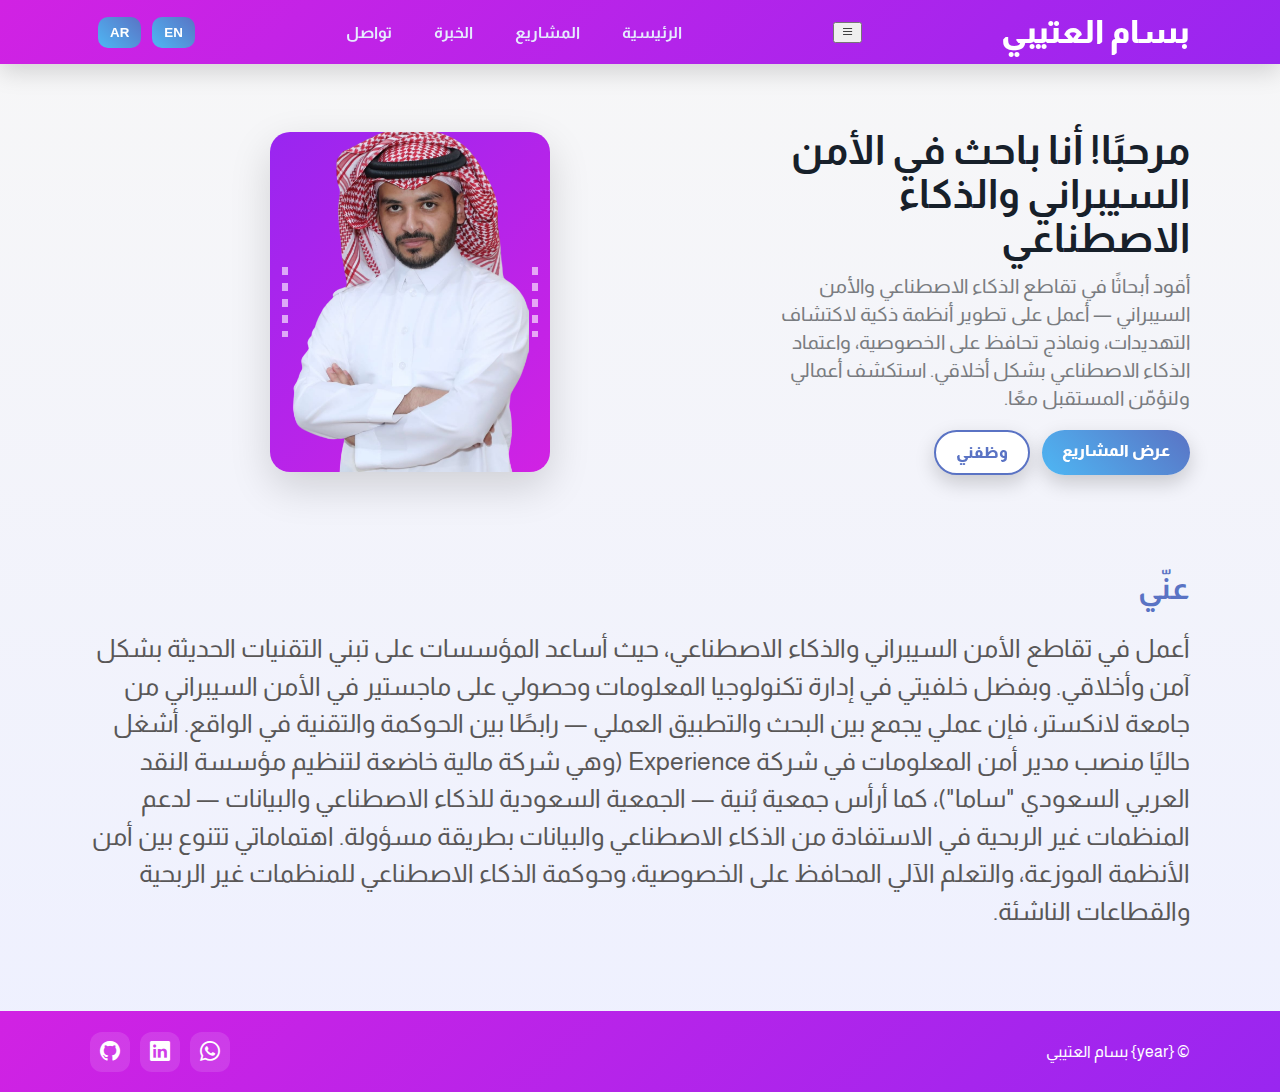
<file: index.html>
<!DOCTYPE html>
<html lang="en" dir="ltr">
<head>
  <meta charset="UTF-8" />
  <meta name="viewport" content="width=device-width, initial-scale=1.0"/>
  <title id="title-home">My Portfolio | موقعي الشخصي</title>
  <link rel="stylesheet" href="css/style.css"/>
  <link rel="stylesheet" href="https://cdn.jsdelivr.net/npm/bootstrap-icons@1.11.3/font/bootstrap-icons.css">
  <link href="https://fonts.googleapis.com/css2?family=Almarai:wght@400;700&display=swap" rel="stylesheet">
</head>
<body>
  <header class="site-header">
    <div class="container nav-wrap">
      <h1 id="site-title" data-key="site-title" class="logo">Bassam Alotaibi</h1>

      <!-- زر القائمة للموبايل -->
      <button class="menu-toggle" id="menu-toggle" aria-label="Toggle menu">
        <i class="bi bi-list"></i>
      </button>

      <nav class="main-nav" id="main-nav">
        <a href="index.html" data-key="home" class="nav-link">Home</a>
        <a href="projects.html" data-key="projects" class="nav-link">Projects</a>
        <a href="experience.html" data-key="experience" class="nav-link">Experience</a>
        <a href="contact.html" data-key="contact" class="nav-link">Contact</a>
      </nav>

      <div class="language-switch">
        <button id="en-btn" class="lang-btn">EN</button>
        <button id="ar-btn" class="lang-btn">AR</button>
      </div>
    </div>
  </header>

  <!-- Hero (مقدمة + صورة شخصية) -->
  <section class="hero">
    <div class="container hero-grid">
      <div class="hero-text fade-up">
        <h2 id="hero-title" data-key="hero-title">Welcome! I'm a Cyber Security and AI Researcher</h2>
        <p id="hero-subtitle" data-key="hero-subtitle">
          I’m driving research at the intersection of AI and cybersecurity—advancing intelligent threat detection, privacy-preserving models, and ethical AI adoption. Explore my work and let’s secure the future together.
        </p>
        <div class="hero-cta">
          <a href="projects.html" class="btn btn-primary" data-key="view-projects">View Projects</a>
          <a href="contact.html" class="btn btn-outline" data-key="hire-me">Hire Me</a>
        </div>
      </div>

      <div class="hero-photo fade-up">
        <div class="avatar-ring">
          <img src="images/bassam-Photoroom (1).png" alt="Profile photo" />
        </div>
      </div>
    </div>
  </section>

  <!-- About Me -->
  <section class="about section">
    <div class="container">
      <h3 id="about-heading" data-key="about-heading" class="section-title">About Me</h3>
      <p id="about-paragraph" data-key="about-paragraph" class="section-text">
          I work at the intersection of cybersecurity and AI, helping organisations adopt new technologies securely and ethically. 
          With a foundation in IT operations and a Master’s in Cybersecurity from Lancaster University, 
          my work bridges research and practice—linking governance with real-world technology.
          I currently serve as Information Security Manager at Experience (a SAMA-regulated financial company) and chair Buniah, 
          the Saudi Association for AI and Data, supporting non-profits in leveraging AI and data responsibly.
          My interests span distributed systems security, privacy-preserving machine learning, 
          and AI governance for non-profits and emerging sectors.
      </p>
    </div>
  </section>

  <footer class="site-footer">
    <div class="container footer-grid">
      <p id="footer-text" data-key="footer-text">© <span id="year"></span> Bassam Alotaibi</p>

      <!-- Social icons -->
      <div class="socials">
        <a class="social-link" href="https://wa.me/+966555968140" target="_blank" aria-label="WhatsApp" title="WhatsApp">
          <i class="bi bi-whatsapp"></i>
        </a>
        <a class="social-link" href="http://linkedin.com/in/bassam-alsulis" target="_blank" aria-label="LinkedIn" title="LinkedIn">
          <i class="bi bi-linkedin"></i>
        </a>
        <a class="social-link" href="https://github.com/Alsulis" target="_blank" aria-label="GitHub" title="GitHub">
          <i class="bi bi-github"></i>
        </a>
      </div>
    </div>
  </footer>

  <script src="JS/script.js"></script>
</body>
</html>
</file>
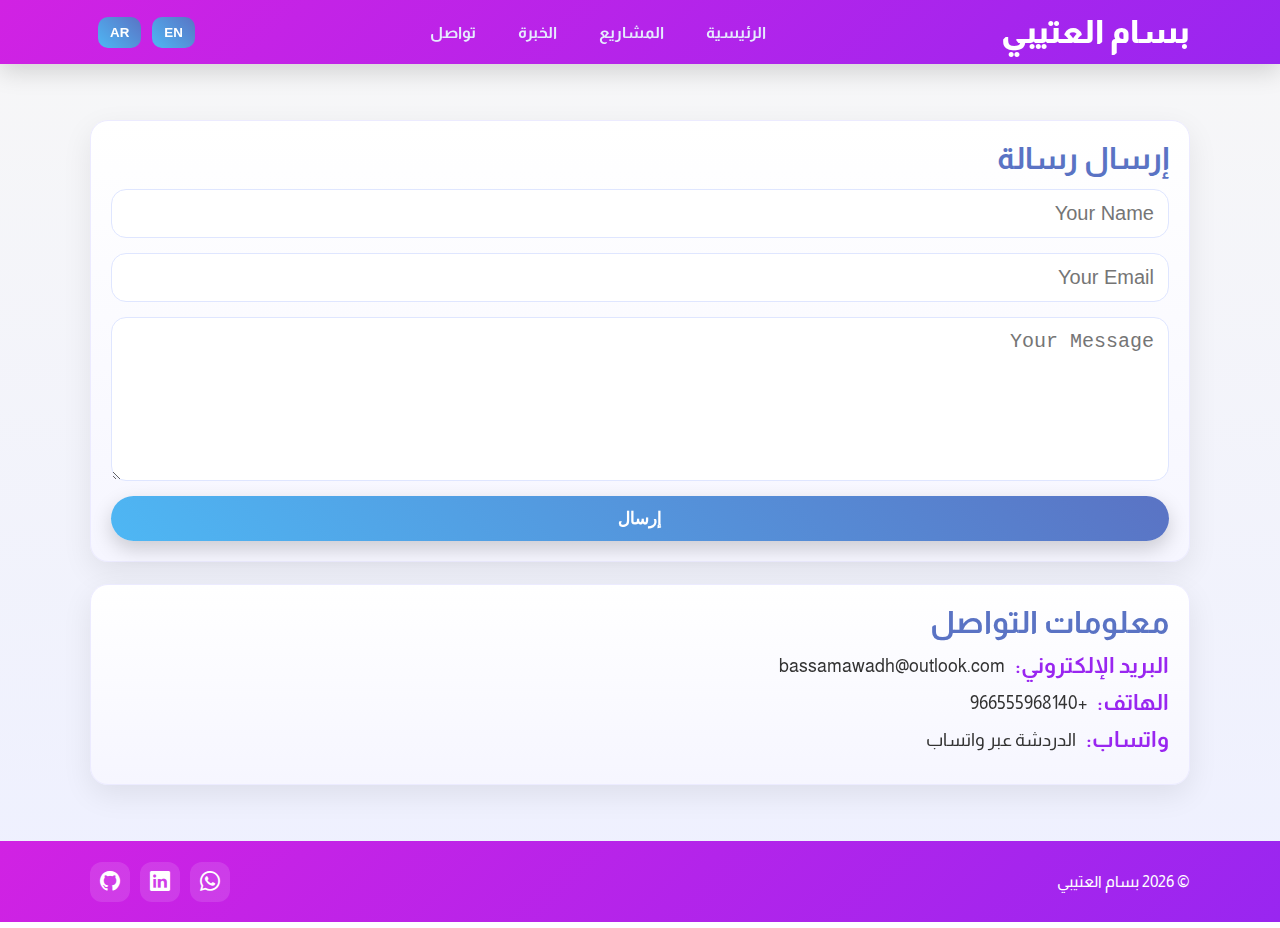
<file: contact.html>
<!DOCTYPE html>
<html lang="en" dir="ltr">
<head>
  <meta charset="UTF-8"/>
  <meta name="viewport" content="width=device-width, initial-scale=1.0"/>
  <title id="title-contact">Contact | تواصل</title>
  <link rel="stylesheet" href="css/style.css"/>
  <link rel="stylesheet" href="https://cdn.jsdelivr.net/npm/bootstrap-icons@1.11.3/font/bootstrap-icons.css">
  <link href="https://fonts.googleapis.com/css2?family=Almarai:wght@400;700&display=swap" rel="stylesheet">
</head>
<body>
  <header class="site-header">
    <div class="container nav-wrap">
      <h1 id="site-title" class="logo">My Portfolio</h1>

      <nav class="main-nav">
        <a href="index.html" data-key="home" class="nav-link">Home</a>
        <a href="projects.html" data-key="projects" class="nav-link">Projects</a>
        <a href="experience.html" data-key="experience" class="nav-link">Experience</a>
        <a href="contact.html" data-key="contact" class="nav-link">Contact</a>
      </nav>

      <div class="language-switch">
        <button id="en-btn" class="lang-btn">EN</button>
        <button id="ar-btn" class="lang-btn">AR</button>
      </div>
    </div>
  </header>

  <section class="section">
    <div class="container contact-grid">
      <!-- 1) نموذج رسالة -->
      <div class="contact-card fade-up">
        <h2 id="contact-heading" class="section-title">Send a Message</h2>
        <form class="contact-form" action="https://formspree.io/f/yourFormID" method="POST">
          <input type="text" name="name" id="name-input" placeholder="Your Name" required/>
          <input type="email" name="email" id="email-input" placeholder="Your Email" required/>
          <textarea name="message" id="message-input" rows="6" placeholder="Your Message" required></textarea>
          <button type="submit" class="btn btn-primary" id="send-btn">Send</button>
        </form>
      </div>


      <!-- 2) معلومات التواصل -->
      <div class="contact-card fade-up">
        <h2 id="contact-info-heading" class="section-title">Contact Info</h2>
        <div class="info-list">
          <div class="info-item">
            <strong data-key="email">Email:</strong>
            <a id="gmail-link" href="mailto:bassam@bassamawadh.sa">Contact with Email</a>
          </div>
          <div class="info-item">
            <strong data-key="phone">Phone:</strong>
            <a id="phone-link" href="tel:+966555968140">+966555968140</a>
          </div>
          <div class="info-item">
            <strong data-key="whatsapp">WhatsApp:</strong>
            <a id="wa-link" href="https://wa.me/+966555968140" target="_blank">Chat on WhatsApp</a>
          </div>
        </div>
      </div>
    </div>
  </section>

  <footer class="site-footer">
  <div class="container footer-grid">
    <p id="footer-text">© <span id="year"></span> Bassam Alotaibi </p>

    <!-- Social icons -->
    <div class="socials">
      <a class="social-link" href="https://wa.me/+966555968140" target="_blank" aria-label="WhatsApp" title="WhatsApp">
        <i class="bi bi-whatsapp"></i>
      </a>
      <a class="social-link" href="http://linkedin.com/in/bassam-alsulis" target="_blank" aria-label="LinkedIn" title="LinkedIn">
        <i class="bi bi-linkedin"></i>
      </a>
      <a class="social-link" href="https://github.com/Alsulis" target="_blank" aria-label="GitHub" title="GitHub">
        <i class="bi bi-github"></i>
      </a>
    </div>
  </div>
</footer>

  <script src="JS/script.js"></script>
</body>
</html>
</file>
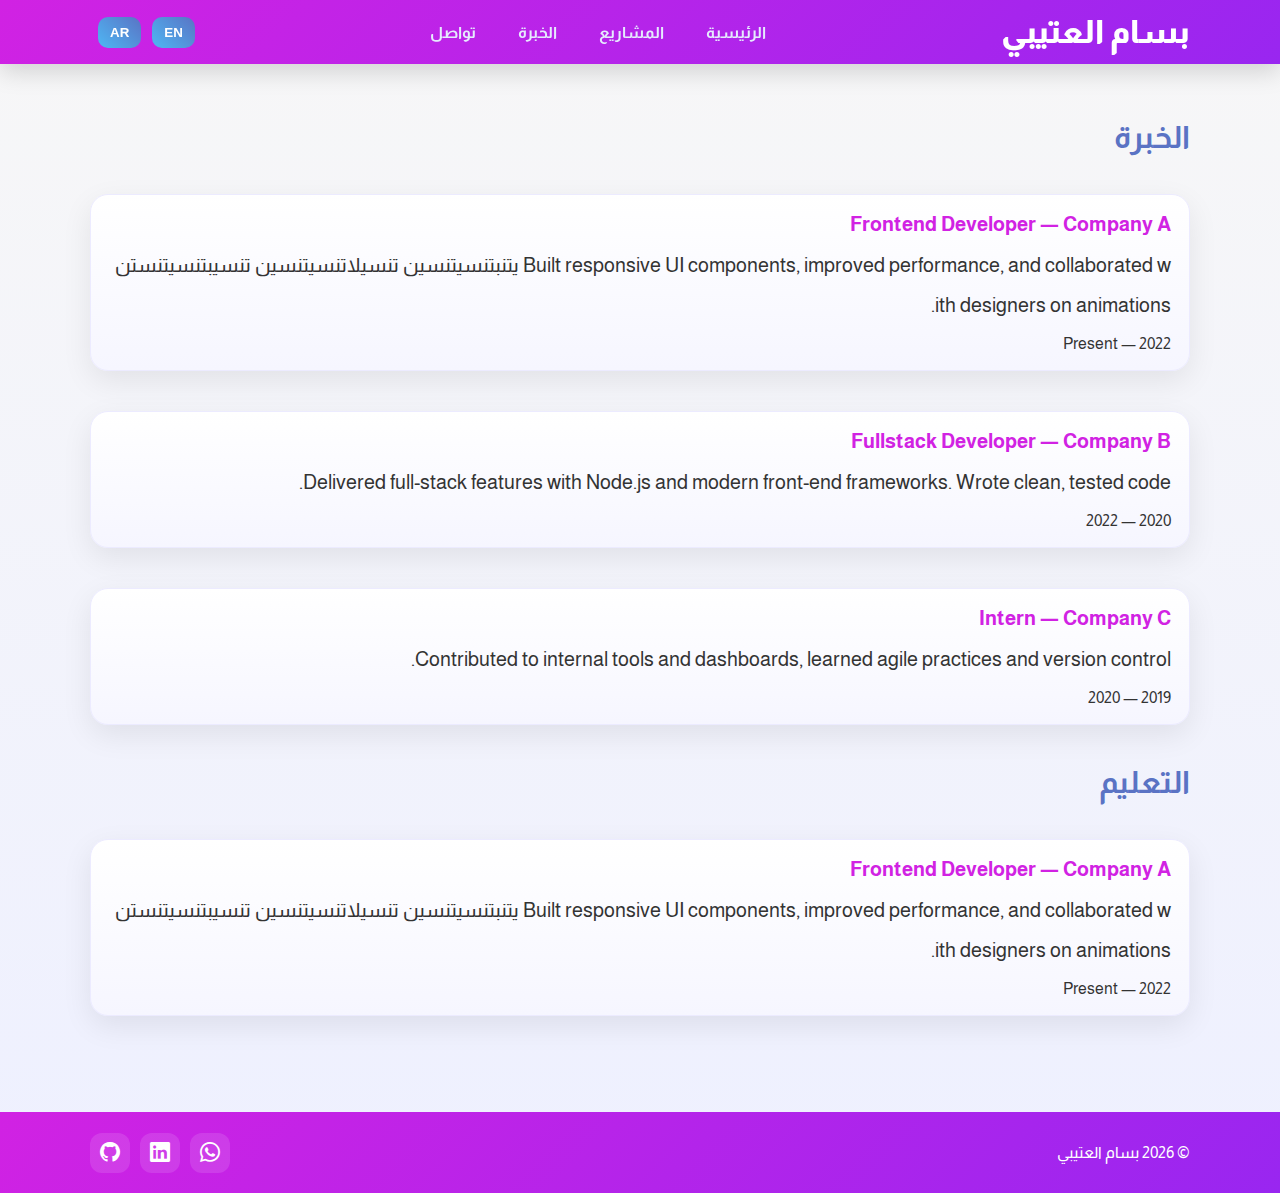
<file: experience.html>
<!DOCTYPE html>
<html lang="en" dir="ltr">
<head>
  <meta charset="UTF-8"/>
  <meta name="viewport" content="width=device-width, initial-scale=1.0"/>
  <title id="title-experience">Experience | خبرتي</title>
  <link rel="stylesheet" href="css/style.css"/>
  <link rel="stylesheet" href="https://cdn.jsdelivr.net/npm/bootstrap-icons@1.11.3/font/bootstrap-icons.css">
  <link href="https://fonts.googleapis.com/css2?family=Almarai:wght@400;700&display=swap" rel="stylesheet">
</head>
<body>
  <header class="site-header">
    <div class="container nav-wrap">
      <h1 id="site-title" class="logo">My Portfolio</h1>

      <nav class="main-nav">
        <a href="index.html" data-key="home" class="nav-link">Home</a>
        <a href="projects.html" data-key="projects" class="nav-link">Projects</a>
        <a href="experience.html" data-key="experience" class="nav-link">Experience</a>
        <a href="contact.html" data-key="contact" class="nav-link">Contact</a>
      </nav>

      <div class="language-switch">
        <button id="en-btn" class="lang-btn">EN</button>
        <button id="ar-btn" class="lang-btn">AR</button>
      </div>
    </div>
  </header>

  <section class="section">
    <div class="container">
      <h2 id="experience-heading" class="section-title">Experience</h2>

      <!-- خبرة 1 -->
      <article class="project-row fade-left">
        <div class="project-body">
          <h3 class="project-title">Frontend Developer — Company A</h3>
          <p class="project-desc">
            Built responsive UI components, improved performance, and collaborated w يتنبتنسيتنسين تنسيلاتنسيتنسين تنسيبتنسيتنستن ith designers on animations.
          </p>
          <div class="project-actions">
            <span class="badge">2022 — Present</span>
          </div>
        </div>
      </article>

      <!-- خبرة 2 -->
      <article class="project-row fade-left">
        <div class="project-body">
          <h3 class="project-title">Fullstack Developer — Company B</h3>
          <p class="project-desc">
            Delivered full-stack features with Node.js and modern front-end frameworks. Wrote clean, tested code.
          </p>
          <div class="project-actions">
            <span class="badge">2020 — 2022</span>
          </div>
        </div>
      </article>

      <!-- خبرة 3 -->
      <article class="project-row fade-left">
        <div class="project-body">
          <h3 class="project-title">Intern — Company C</h3>
          <p class="project-desc">
            Contributed to internal tools and dashboards, learned agile practices and version control.
          </p>
          <div class="project-actions">
            <span class="badge">2019 — 2020</span>
          </div>
        </div>
      </article>
    </div>

    <div class="container">
      <h2 id="education-heading" class="section-title">Education</h2>

      <!-- خبرة 1 -->
      <article class="project-row fade-left">
        <div class="project-body">
          <h3 class="project-title">Frontend Developer — Company A</h3>
          <p class="project-desc">
            Built responsive UI components, improved performance, and collaborated w يتنبتنسيتنسين تنسيلاتنسيتنسين تنسيبتنسيتنستن ith designers on animations.
          </p>
          <div class="project-actions">
            <span class="badge">2022 — Present</span>
          </div>
        </div>
      </article>

  </section>

  <footer class="site-footer">
  <div class="container footer-grid">
    <p id="footer-text">© <span id="year"></span> Bassam Alotaibi </p>

    <!-- Social icons -->
    <div class="socials">
      <a class="social-link" href="https://wa.me/+966555968140" target="_blank" aria-label="WhatsApp" title="WhatsApp">
        <i class="bi bi-whatsapp"></i>
      </a>
      <a class="social-link" href="http://linkedin.com/in/bassam-alsulis" target="_blank" aria-label="LinkedIn" title="LinkedIn">
        <i class="bi bi-linkedin"></i>
      </a>
      <a class="social-link" href="https://github.com/Alsulis" target="_blank" aria-label="GitHub" title="GitHub">
        <i class="bi bi-github"></i>
      </a>
    </div>
  </div>
</footer>

  <script src="JS/script.js"></script>
</body>
</html>
</file>
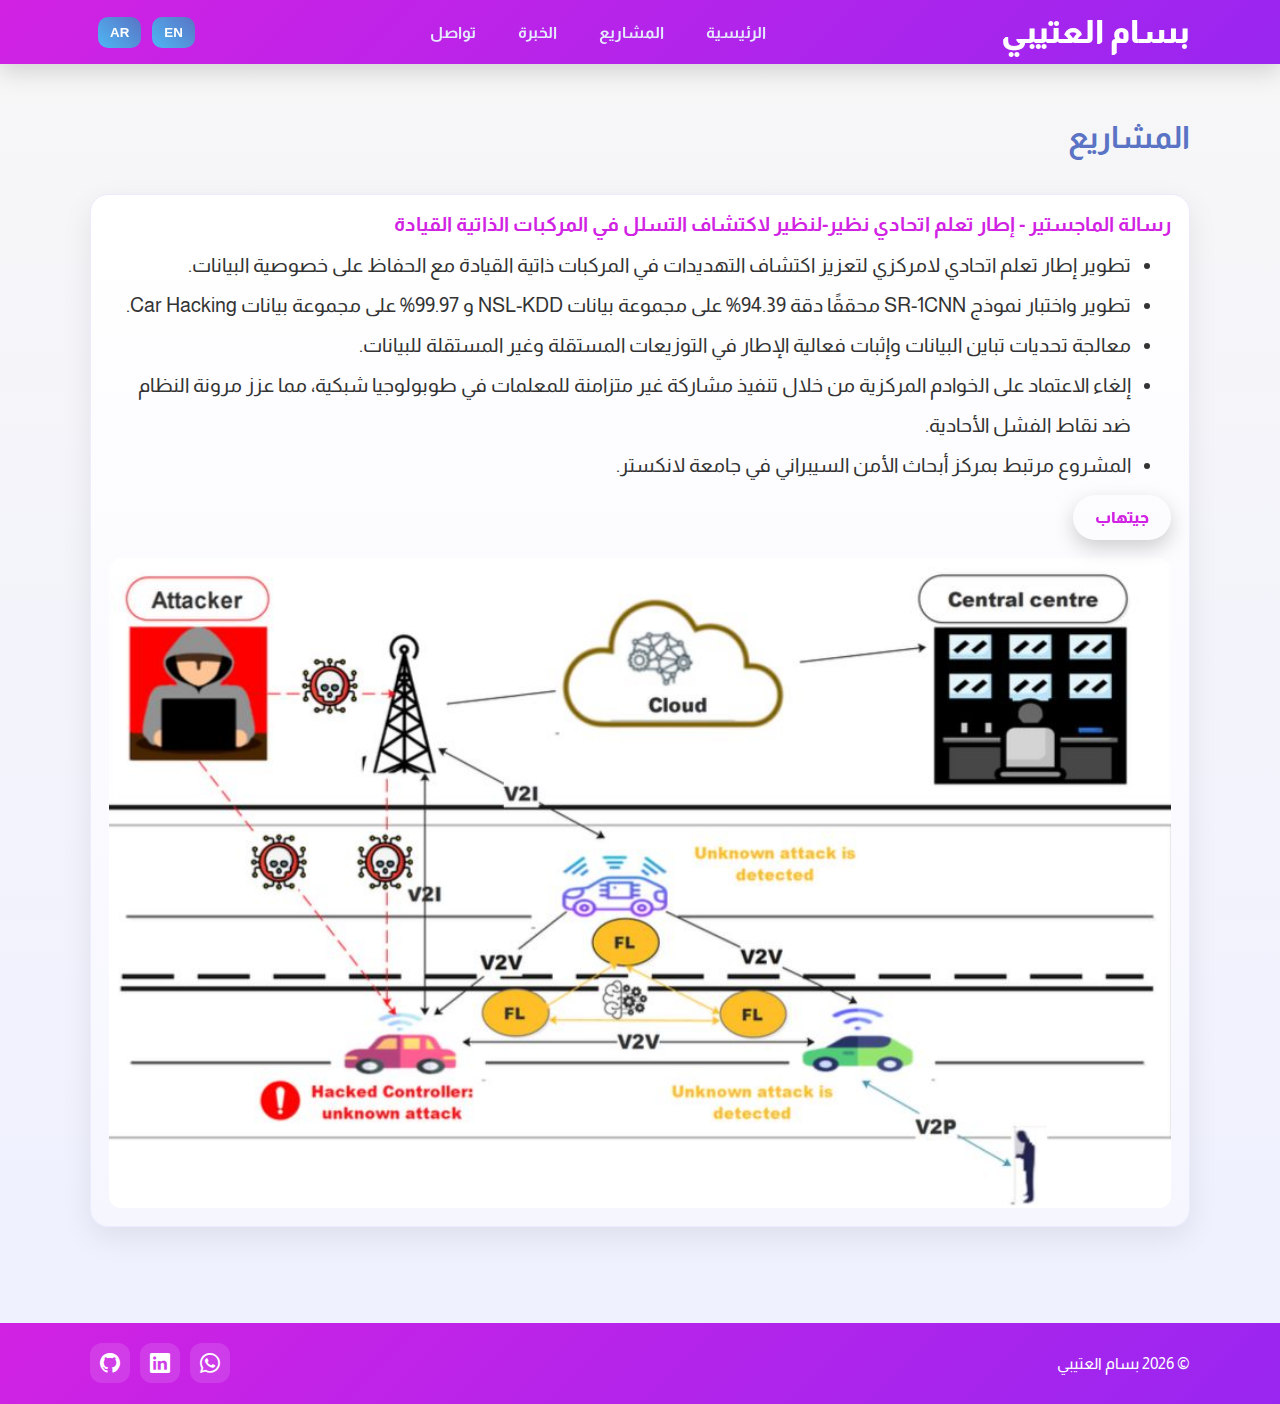
<file: projects.html>
<!DOCTYPE html>
<html lang="en" dir="ltr">
<head>
  <meta charset="UTF-8"/>
  <meta name="viewport" content="width=device-width, initial-scale=1.0"/>
  <title id="title-projects">Projects | مشاريعي</title>
  <link rel="stylesheet" href="css/style.css"/>
  <link rel="stylesheet" href="https://cdn.jsdelivr.net/npm/bootstrap-icons@1.11.3/font/bootstrap-icons.css">
  <link href="https://fonts.googleapis.com/css2?family=Almarai:wght@400;700&display=swap" rel="stylesheet">
</head>
<body>
  <header class="site-header">
    <div class="container nav-wrap">
      <h1 id="site-title" class="logo">My Portfolio</h1>

      <nav class="main-nav">
        <a href="index.html" data-key="home" class="nav-link">Home</a>
        <a href="projects.html" data-key="projects" class="nav-link">Projects</a>
        <a href="experience.html" data-key="experience" class="nav-link">Experience</a>
        <a href="contact.html" data-key="contact" class="nav-link">Contact</a>
      </nav>

      <div class="language-switch">
        <button id="en-btn" class="lang-btn">EN</button>
        <button id="ar-btn" class="lang-btn">AR</button>
      </div>
    </div>
  </header>

  <section class="section">
    <div class="container">
      <h2 id="projects-heading" class="section-title">Projects</h2>

      <!-- مشروع 1 -->
     <article class="project-row fade-up">
      <img src="images/project.jpeg" alt="Project 1"/>
      <div class="project-body">
        <h3 class="project-title" id="project1-title"></h3>
        <ul class="project-desc" id="project1-points"></ul>
        <div class="project-actions">
          <a href="https://github.com/Alsulis/peer-to-peer-federated-learning-AVs"
            class="btn btn-ghost"
            id="view-github"></a>
        </div>
      </div>
    </article>
    </div>
  </section>

  <footer class="site-footer">
  <div class="container footer-grid">
    <p id="footer-text">© <span id="year"></span> Bassam Alotaibi</p>

    <!-- Social icons -->
    <div class="socials">
      <a class="social-link" href="https://wa.me/+966555968140" target="_blank" aria-label="WhatsApp" title="WhatsApp">
        <i class="bi bi-whatsapp"></i>
      </a>
      <a class="social-link" href="http://linkedin.com/in/bassam-alsulis" target="_blank" aria-label="LinkedIn" title="LinkedIn">
        <i class="bi bi-linkedin"></i>
      </a>
      <a class="social-link" href="https://github.com/Alsulis" target="_blank" aria-label="GitHub" title="GitHub">
        <i class="bi bi-github"></i>
      </a>
    </div>
  </div>
</footer>

  <script src="JS/script.js"></script>
</body>
</html>
</file>
<file: css/style.css>
:root{
  --primary:#d122e3;
  --primary-2:#9926f0;
  --accent:#4eb7f4;
  --dark:#5a73c4;
  --bg:#f9faff;
  --text:#333;
  --muted:#777;
  --card:#ffffff;
}

/* Reset */
*{box-sizing:border-box}
html,body{margin:0;padding:0}

/* Body */
body{
  font-family: "Almarai", "Times New Roman", serif, sans-serif;
  color: var(--text);
  background: linear-gradient(180deg, #f7f7f7 0%, #eef0ff 100%);
  min-height:100vh;
  display:flex; flex-direction:column;
}

/* Container */
.container{width:min(1100px, 92%); margin-inline:auto}

/* Header */
.site-header{
  background: linear-gradient(135deg, var(--primary), var(--primary-2));
  color:#fff;
  position:sticky; top:0; z-index:10;
  box-shadow: 0 8px 24px rgba(0,0,0,.15);
}
.nav-wrap{display:flex; align-items:center; justify-content:space-between; padding:14px 0}
.logo{margin:0; font-weight:800; letter-spacing:.3px}

.main-nav{display:flex; gap:18px; flex-wrap:wrap}
.nav-link{
  color:#e8f6ff; text-decoration:none; font-weight:600; opacity:.95;
  padding:8px 12px; border-radius:10px; transition:.25s ease;
}
.nav-link:hover{background:rgba(255,255,255,.12); transform:translateY(-2px)}
.lang-btn{
  background: linear-gradient(45deg, var(--accent), var(--dark));
  border:none; color:#fff; font-weight:700; padding:8px 12px;
  border-radius:10px; cursor:pointer; transition:.25s ease; margin-left:8px;
}
.lang-btn:hover{transform:translateY(-2px)}

/* Hero */
.hero{padding:64px 0 40px}
.hero-grid{display:grid; grid-template-columns:1.2fr .8fr; gap:32px; align-items:center}
.hero-text h2{margin:0 0 12px; font-size:clamp(26px, 3.2vw, 40px); color:#17202a}
.hero-text p{margin:0 0 18px; color:#797c80 ; line-height: 1.4; font-size: 20px;}
.hero-cta{display:flex; gap:12px; flex-wrap:wrap}

/* Avatar */
.avatar-ring {
  position: relative;
  width: 280px;
  height: 340px;
  margin: auto;
  border-radius: 20px;
  background: linear-gradient(135deg, var(--primary-2), var(--primary));
  display: flex;
  align-items: center;
  justify-content: center;
  overflow: hidden;
  box-shadow: 0 15px 40px rgba(0,0,0,0.15);
}

.avatar-ring img {
  width: 85%;
  height: auto;
  border-radius: 12px;
  object-fit: cover;
  z-index: 1;
}

/* Decor */
.avatar-ring::before,
.avatar-ring::after {
  content: "";
  position: absolute;
  width: 6px;
  height: 70px;
  background: repeating-linear-gradient(
    to bottom,
    #fff,
    #fff 8px,
    transparent 8px,
    transparent 16px
  );
  opacity: 0.6;
  z-index: 0;
}
.avatar-ring::before { left: 12px; top: 50%; transform: translateY(-50%);}
.avatar-ring::after { right: 12px; top: 50%; transform: translateY(-50%);}

/* Sections */
.section{padding:56px 0}
.section-title{
  font-size:clamp(22px, 2.4vw, 50px);
  color:var(--dark);
  margin:0 0 14px;
}
.section-text{color:#595757; font-size:25px ; line-height: 1.5;}

/* Experience and projects */
.project-row {
  max-width: 1500px;                 
  margin: 40px auto;                
  background: linear-gradient(180deg, #ffffff, #f6f6ff);
  border-radius: 18px;
  padding: 18px;
  box-shadow: 0 10px 30px rgba(0,0,0,.08);
  border: 1px solid #ecebff;
  display: flex;
  flex-direction: column;           
  gap: 18px;
}

.project-row img {
  width: 100%;
  height: auto;                     
  border-radius: 12px;
  object-fit: cover;
}

.project-body {
  display: flex;
  flex-direction: column;
  gap: 10px;
}

.project-title {
  margin: 0;
  color: var(--primary);
  font-size: 20px;
  font-weight: 700;
}

.project-desc {
  margin: 0;
  color: #333;
  line-height: 2.0;                 
  font-size: 20px;
}

.project-actions {
  display: flex;
  gap: 10px;
  align-items: center;
  flex-wrap: wrap;
}


/* Buttons */
.btn{
  --sh: 0 8px 20px rgba(0,0,0,.18);
  display:inline-block; border:none; cursor:pointer; text-decoration:none;
  padding:12px 20px; border-radius:999px; font-weight:800; letter-spacing:.3px;
  transform: translateZ(0); transition: transform .25s ease, box-shadow .25s ease, background .25s ease, color .25s ease;
  box-shadow: var(--sh);
}
.btn-primary{
  color:#fff; background: linear-gradient(45deg, var(--accent), var(--dark));
}
.btn-primary:hover{transform:translateY(-3px) scale(1.03)}
.btn-outline{
  background:#fff; color:var(--dark); border:2px solid var(--dark)
}
.btn-outline:hover{background:var(--dark); color:#fff}
.btn-ghost{
  background:transparent; color:var(--primary); border:2px solid transparent;
}
.btn-ghost:hover{border-color:var(--primary); transform:translateY(-2px)}

#send-btn {
  font-size: 17px; 
  padding: 12px 24px; 
}

/* Contact */
.contact-grid{
  display:grid;
  grid-template-columns:1fr; /* تحت بعض دائمًا */
  gap:22px
}
.contact-card{
  background: linear-gradient(180deg, #ffffff, #f6f6ff);
  padding:20px; border-radius:18px; box-shadow:0 10px 30px rgba(0,0,0,.08);
  border:1px solid #ecebff;
}
.contact-form{display:flex; flex-direction:column; gap:15px}
.contact-form input, .contact-form textarea{
  width:100%; padding:12px 14px; border-radius:15px; border:1px solid #dfe6ff; outline:none;
  font-size:20px; background:#fff;
}

.contact-card .info-item {
  display: flex;              
  align-items: center;
  gap: 10px;                  
  margin-bottom: 12px;
}

.contact-card .info-item strong {
  font-size: 22px;            
  font-weight: 700;
  color: #9926f0;            
  margin: 0;                  
}

.contact-card .info-item a {
  font-size: 18px;           
  font-weight: 500;
  color: var(--text);
  text-decoration: none;
  display: flex;
  align-items: center;
  gap: 6px;                   
}

.contact-card .info-item a:hover {
  color: var(--accent);
}


.contact-form input:focus, .contact-form textarea:focus{border-color:var(--accent); box-shadow:0 0 0 4px rgba(32, 30, 76, 0.15)}

/* Footer */
.site-footer{
  margin-top:auto;
  background: linear-gradient(135deg, var(--primary), var(--primary-2));
  color:#fff;
}
.footer-grid{display:flex; align-items:center; justify-content:space-between; gap:12px; padding:16px 0}
.socials{display:flex; gap:10px}
.social-link{
  width:40px; height:40px; display:grid; place-items:center; border-radius:12px;
  background: rgba(255,255,255,.12); transition:.25s ease;
}
.social-link:hover{transform:translateY(-2px); background: rgba(255,255,255,.2)}
.social-link i { font-size: 20px; color: #fff; transition: color .25s ease;}
.social-link:hover i { color: var(--accent); }

/* Animations */
.fade-up{opacity:0; transform:translateY(14px); transition:opacity .6s ease, transform .6s ease}
.fade-left{opacity:0; transform:translateX(-18px); transition:opacity .7s ease, transform .7s ease}

/* RTL support */
html[dir="rtl"] .hero-grid{grid-template-columns:.8fr 1.2fr}
html[dir="rtl"] .project-row{grid-template-columns:1fr 220px}
html[dir="rtl"] .project-row img{order:2}

/* Responsive */
@media (max-width: 900px){
  .hero-grid{grid-template-columns:1fr; text-align:center}
  html[dir="rtl"] .hero-grid{grid-template-columns:1fr}
}
@media (max-width: 720px){
  .project-row{grid-template-columns:1fr}
}
</file>
